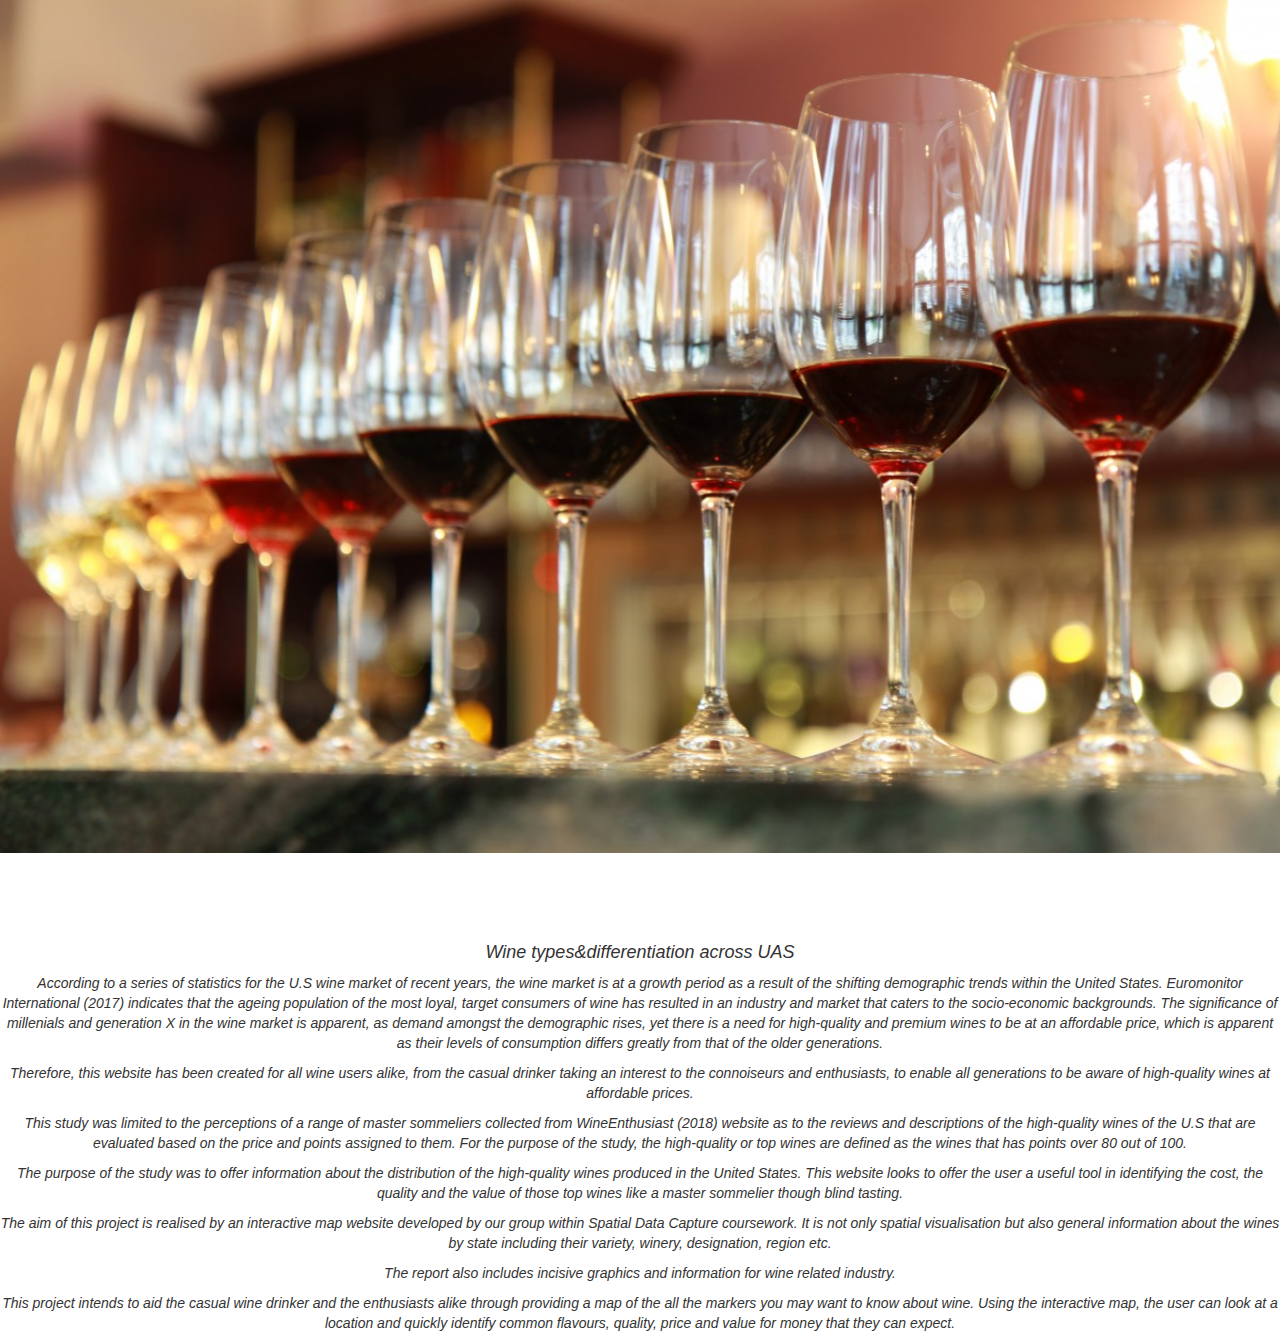
<file: About.html>
<!DOCTYPE html>
<html lang="en">

<head>
    <style>
        body {
            background-color: linen;
        }

        h1 {
            color: maroon;
            margin-left: 40px;
        }
    </style>

    <meta charset="UTF-8">
    <title>About this Website</title>
    <link rel="stylesheet" href="https://maxcdn.bootstrapcdn.com/bootstrap/3.3.7/css/bootstrap.min.css">
    <link rel="stylesheet" href="https://cdn.datatables.net/1.10.16/css/dataTables.bootstrap.min.css">

</head>

<body>
<div class="wrapper">


    <img class='bg' src="bg.jpg" alt="Blurred image of glasses of wine ordered from red to white wine" height="100%"
         width="100%">
    <br>
    <br>
    <br>
    <br>
    <div class="info">
        <br>
    </div>
</div>
<div class='introduction' style='font-size:14px'>
    <p></p>
    <i style="text-align:center;">
        <h4>Wine types&differentiation across UAS</h4>
        <p>According to a series of statistics for the U.S wine market of recent years, the wine market is at a growth
            period as a result of the shifting demographic trends within the United States.
            Euromonitor International (2017) indicates that the ageing population of the most loyal, target consumers of
            wine has resulted in an industry and market that caters to the socio-economic backgrounds.
            The significance of millenials and generation X in the wine market is apparent, as demand amongst the
            demographic rises, yet there is a need for high-quality and premium wines to be at an affordable price,
            which is apparent as their levels of consumption differs greatly from that of the older generations.</p>
        <p> Therefore, this website has been created for all wine users alike, from the casual drinker taking an
            interest to the connoiseurs and enthusiasts, to enable all generations to be aware of high-quality wines
            at affordable prices.</p>
        <p>This study was limited to the perceptions of a range of master sommeliers collected from WineEnthusiast
            (2018) website as to the reviews and descriptions of the high-quality wines of the U.S that are evaluated
            based
            on the price and points assigned to them. For the purpose of the study, the high-quality or top wines are
            defined as the wines that has points over 80 out of 100.</p>
        <p>The purpose of the study was to offer information about the distribution of the high-quality wines produced
            in the United States. This website looks to offer the user a useful tool in identifying the cost, the
            quality and the value of those top wines like a master sommelier though blind tasting. </p>
        <p>The aim of this project is realised by an interactive map website developed by our group within Spatial Data
            Capture coursework. It is not only spatial visualisation but also general information about the wines by
            state including their variety, winery, designation, region etc.</p>
        <p>The report also includes incisive graphics and information for wine related industry.</p>
        <p></p>
        <p>This project intends to aid the casual wine drinker and the enthusiasts alike through providing a map of the
            all the markers you may want to know about wine. Using the interactive map, the user can look at a location
            and quickly identify common flavours, quality, price and value for money that they can expect.</p>
    </i>
</div>
</file>
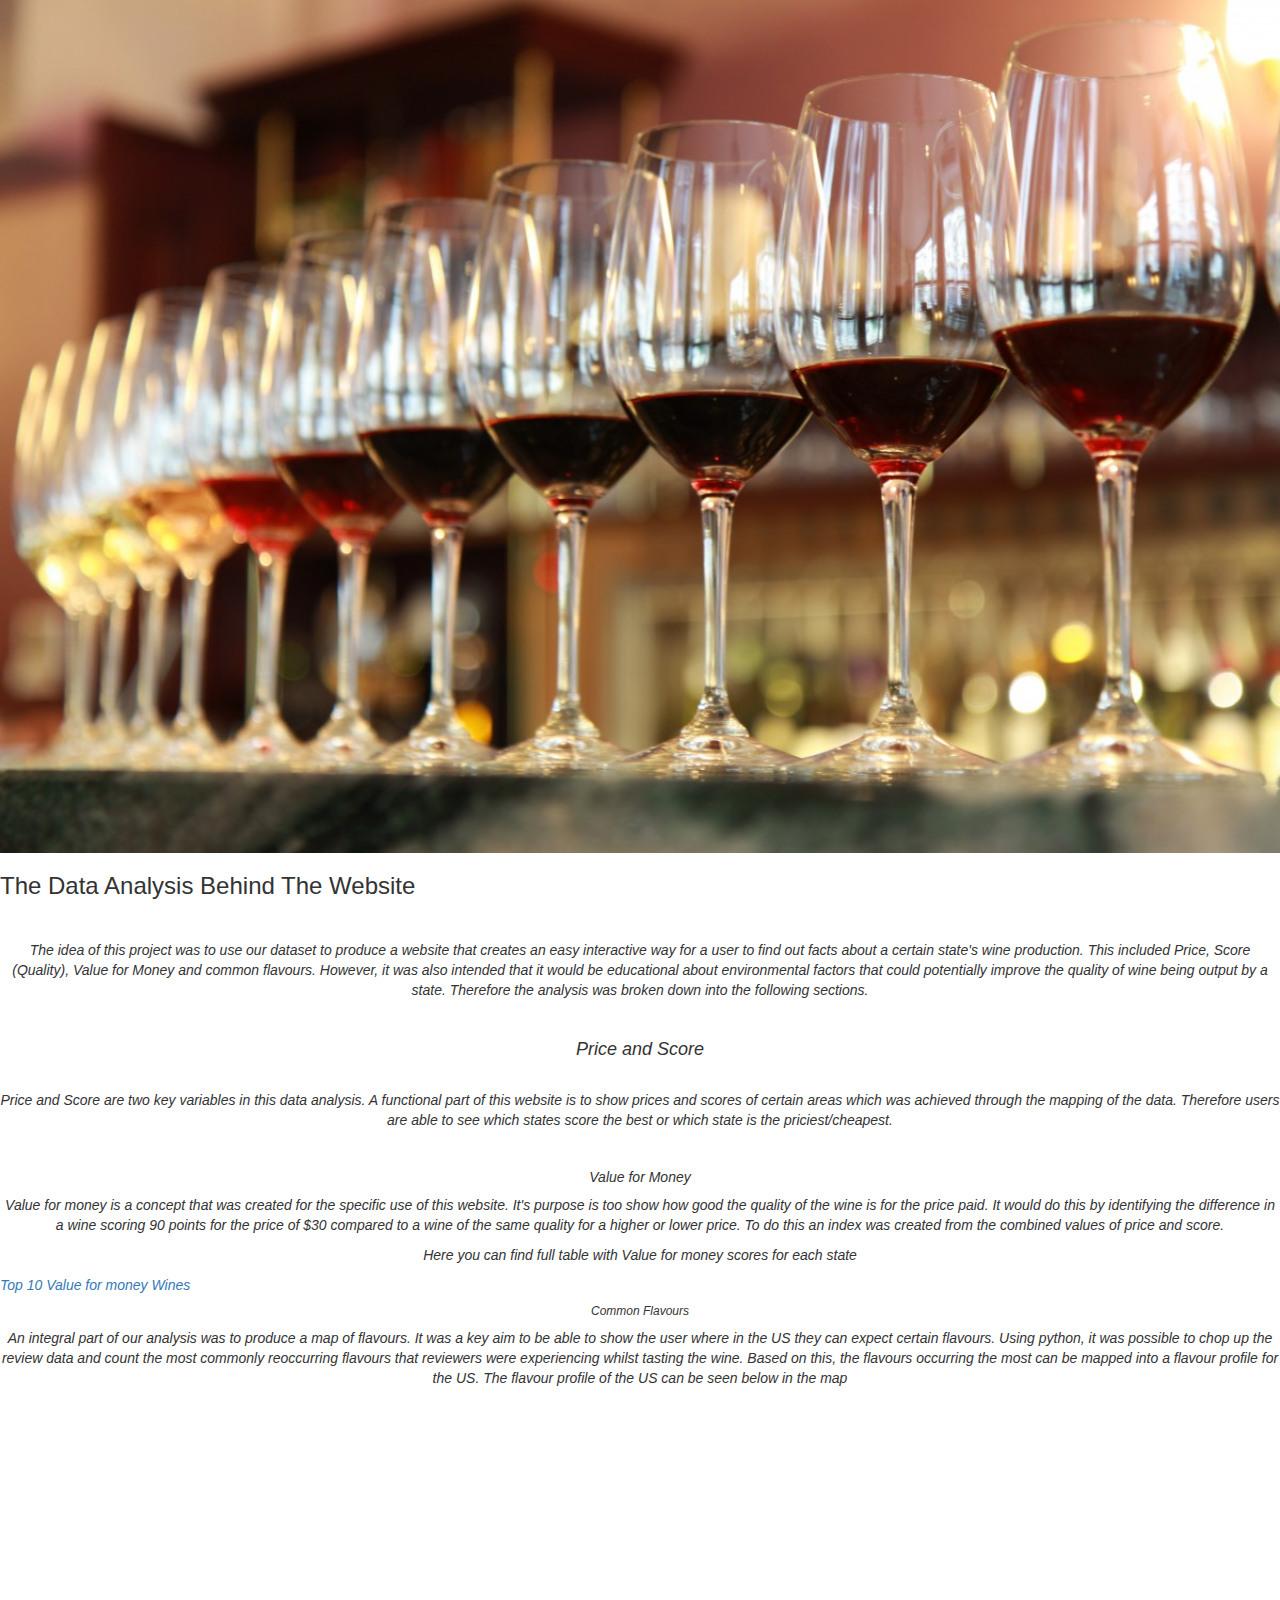
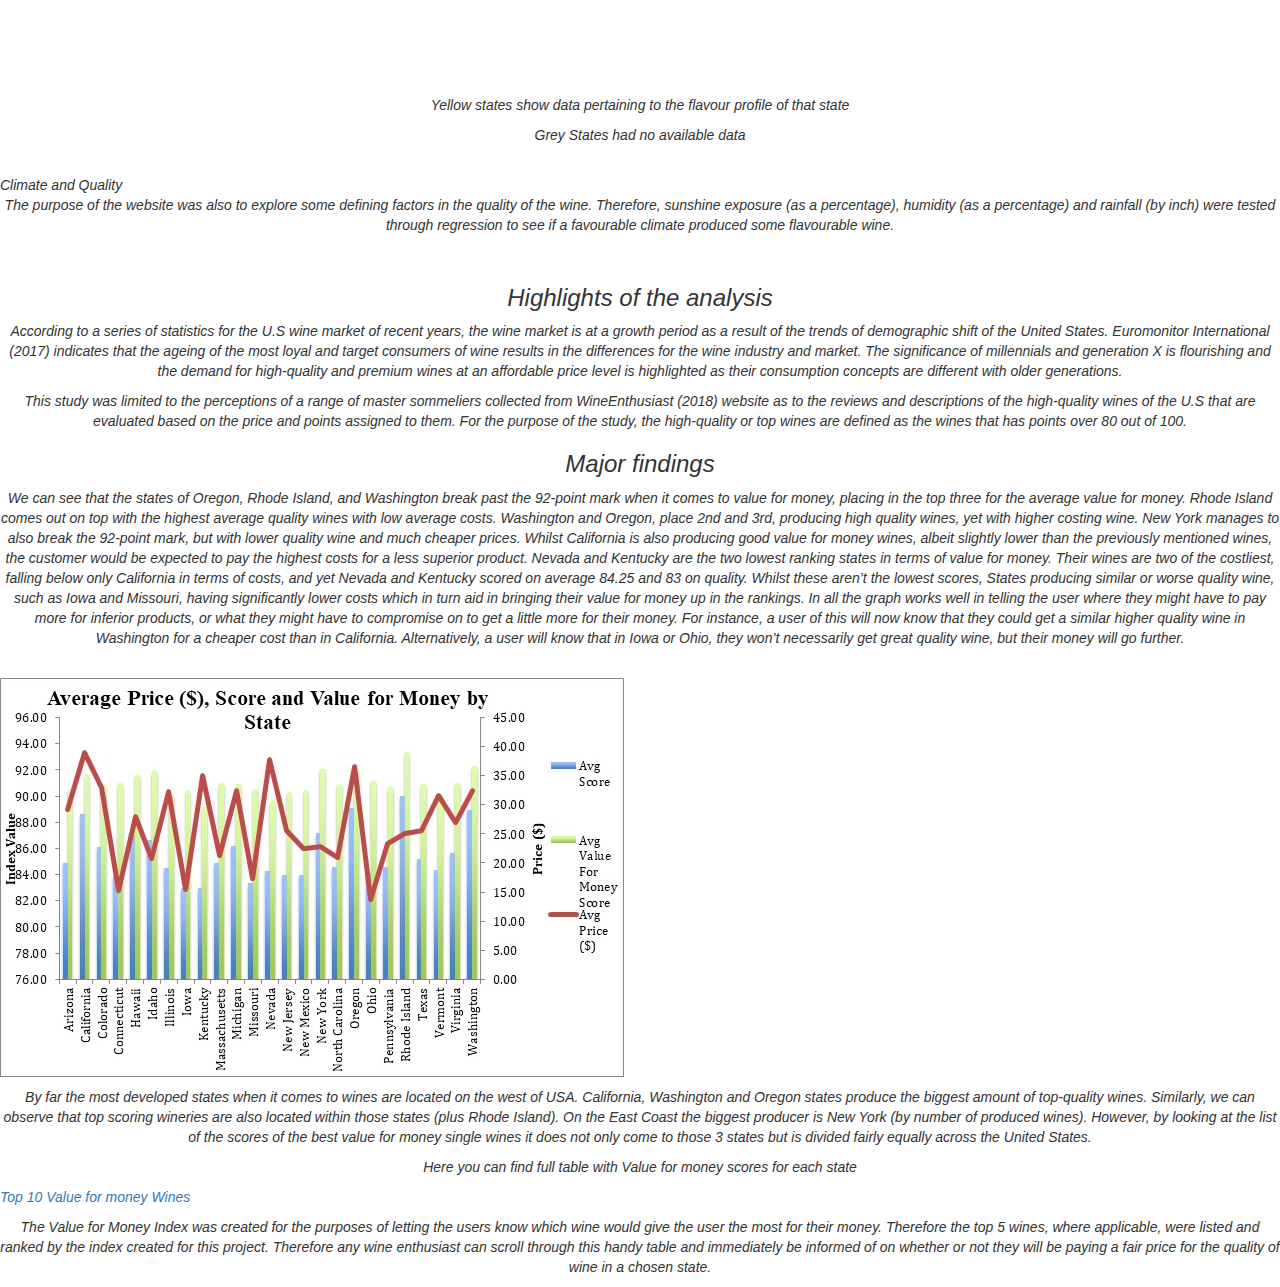
<file: Data Analysis.html>
<!DOCTYPE html>
<html lang="en">

<head>
    <style>
        body {
            background-color: linen;
        }

        h1 {
            color: maroon;
            margin-left: 40px;
        }
    </style>
    <meta charset="UTF-8">
    <title>Data Analysis</title>
    <link rel="stylesheet" href="https://maxcdn.bootstrapcdn.com/bootstrap/3.3.7/css/bootstrap.min.css">
    <link rel="stylesheet" href="https://cdn.datatables.net/1.10.16/css/dataTables.bootstrap.min.css">
</head>

<div class="wrapper">
    <img class='bg' src="bg.jpg" alt="Blurred image of glasses of wine ordered from red to white wine" height="100%"
         width="100%">
    <div class="info">
        <h3>The Data Analysis Behind The Website</h3>
        <br>
    </div>
</div>
<div class='Data Analysis' style='font-size:14px'>
    <p></p>
    <i style="text-align:center;">
    <p> The idea of this project was to use our dataset to produce a website that creates an
        easy interactive way for a user to find out facts about a certain state's wine production.
        This included Price, Score (Quality), Value for Money and common flavours. However, it was
        also intended that it would be educational about environmental factors that could potentially
        improve the quality of wine being output by a state. Therefore the analysis was broken down
        into the following sections. </p>
    <br>
    <h4> Price and Score </h4>
    <br>
    <p> Price and Score are two key variables in this data analysis. A functional part of this
        website is to show prices and scores of certain areas which was achieved through the mapping
        of the data. Therefore users are able to see which states score the best or which state is
        the priciest/cheapest. </p>
    <br>
    <h5> Value for Money </h5>
    <p> Value for money is a concept that was created for the specific use of this website. It's
        purpose is too show how good the quality of the wine is for the price paid. It would do this by
        identifying the difference in a wine scoring 90 points for the price of $30 compared to a wine of
        the same quality for a higher or lower price. To do this an index was created from the combined
        values of price and score.</p>
    <p>Here you can find full table with Value for money scores for each state</p><a target="_blank"
                                                                                     href="Top 10 Value for money Wines.csv">Top
    10 Value for money Wines</a>
    <br>
    <h6>Common Flavours</h6>
    <p> An integral part of our analysis was to produce a map of flavours. It was a key aim to be
        able to show the user where in the US they can expect certain flavours. Using python, it was
        possible to chop up the review data and count the most commonly reoccurring flavours that reviewers
        were experiencing whilst tasting the wine. Based on this, the flavours occurring the most can
        be mapped into a flavour profile for the US. The flavour profile of the US can be seen below in the map</p>
    <iframe src="https://createaclickablemap.com/map.php?&id=71396&maplocation=false&online=true" width="500"
            height="292" style="border: none;"></iframe>
    <script>if (window.addEventListener) {
        window.addEventListener("message", function (event) {
            if (event.data.length >= 22) {
                if (event.data.substr(0, 22) == "__MM-LOCATION.REDIRECT") location = event.data.substr(22);
            }
        }, false);
    } else if (window.attachEvent) {
        window.attachEvent("message", function (event) {
            if (event.data.length >= 22) {
                if (event.data.substr(0, 22) == "__MM-LOCATION.REDIRECT") location = event.data.substr(22);
            }
        }, false);
    } </script>
    <p> Yellow states show data pertaining to the flavour profile of that state</p>
    <p> Grey States had no available data</p>
    <br>
    <h7>Climate and Quality</h7>
    <br>
    <p> The purpose of the website was also to explore some defining factors in the quality of the wine.
        Therefore, sunshine exposure (as a percentage), humidity (as a percentage) and rainfall (by inch)
        were tested through regression to see if a favourable climate produced some flavourable wine. </p>
    <br>
    <h3>Highlights of the analysis</h3>
    <p>According to a series of statistics for the U.S wine market of recent years, the wine market is at a growth
        period as a result of the trends of demographic shift of the United States.
        Euromonitor International (2017) indicates that the ageing of the most loyal and target consumers of wine
        results in the differences for the wine industry and market.
        The significance of millennials and generation X is flourishing and the demand for high-quality and premium
        wines at an affordable price level is highlighted as their consumption concepts are different with older
        generations. </p>
    <p>This study was limited to the perceptions of a range of master sommeliers collected from WineEnthusiast
        (2018)
        website as to the reviews and descriptions of the high-quality wines of the U.S that are evaluated based
        on the price and points assigned to them. For the purpose of the study, the high-quality or top wines are
        defined as the wines that has points over 80 out of 100.</p>

    <h3>Major findings</h3>
    <p>We can see that the states of Oregon, Rhode Island, and Washington break past the 92-point mark when it comes
        to
        value for money, placing in the top three for the average value for money.
        Rhode Island comes out on top with the highest average quality wines with low average costs. Washington and
        Oregon, place 2nd and 3rd, producing high quality wines, yet with higher costing wine.
        New York manages to also break the 92-point mark, but with lower quality wine and much cheaper prices.
        Whilst California is also producing good value for money wines, albeit slightly lower than the previously
        mentioned wines, the customer would be expected to pay the highest costs for a less superior product.
        Nevada and Kentucky are the two lowest ranking states in terms of value for money. Their wines are two of
        the
        costliest, falling below only California in terms of costs, and yet Nevada and Kentucky scored on average
        84.25
        and 83 on quality. Whilst these aren’t the lowest scores, States producing similar or worse quality wine,
        such
        as Iowa and Missouri, having significantly lower costs which in turn aid in bringing their value for money
        up
        in the rankings. In all the graph works well in telling the user where they might have to pay more for
        inferior
        products, or what they might have to compromise on to get a little more for their money. For instance, a
        user of this will now know that they could get a similar higher quality wine in Washington for a cheaper
        cost
        than in California. Alternatively, a user will know that in Iowa or Ohio, they won’t necessarily get great
        quality wine, but their money will go further.</p>
    <br>

    <img class='chart2' src="chart2.jpg" alt="Average Score, Price and Value for Money Chart">
    <p></p>
    <p>By far the most developed states when it comes to wines are located on the west of USA. California,
        Washington
        and Oregon states produce the biggest amount of top-quality wines.
        Similarly, we can observe that top scoring wineries are also located within those states (plus Rhode
        Island). On
        the East Coast the biggest producer is New York (by number of produced wines).
        However, by looking at the list of the scores of the best value for money single wines it does not only come
        to
        those 3 states but is divided fairly equally across the United States.</p>
    <p>Here you can find full table with Value for money scores for each state</p><a target="_blank"
                                                                                     href="Top 10 Value for money Wines.csv">Top
    10 Value for money Wines</a>
    <p>
    <p> The Value for Money Index was created for the purposes of letting the users know which wine would give the
        user
        the most for their money. Therefore the top 5 wines, where applicable, were listed and ranked by the index
        created for this project. Therefore any wine enthusiast can scroll through this handy table and immediately
        be
        informed of on whether or not they will be paying a fair price for the quality of wine in a chosen state.
    </p>
    </i>
</div>
</body>
</html>
</file>
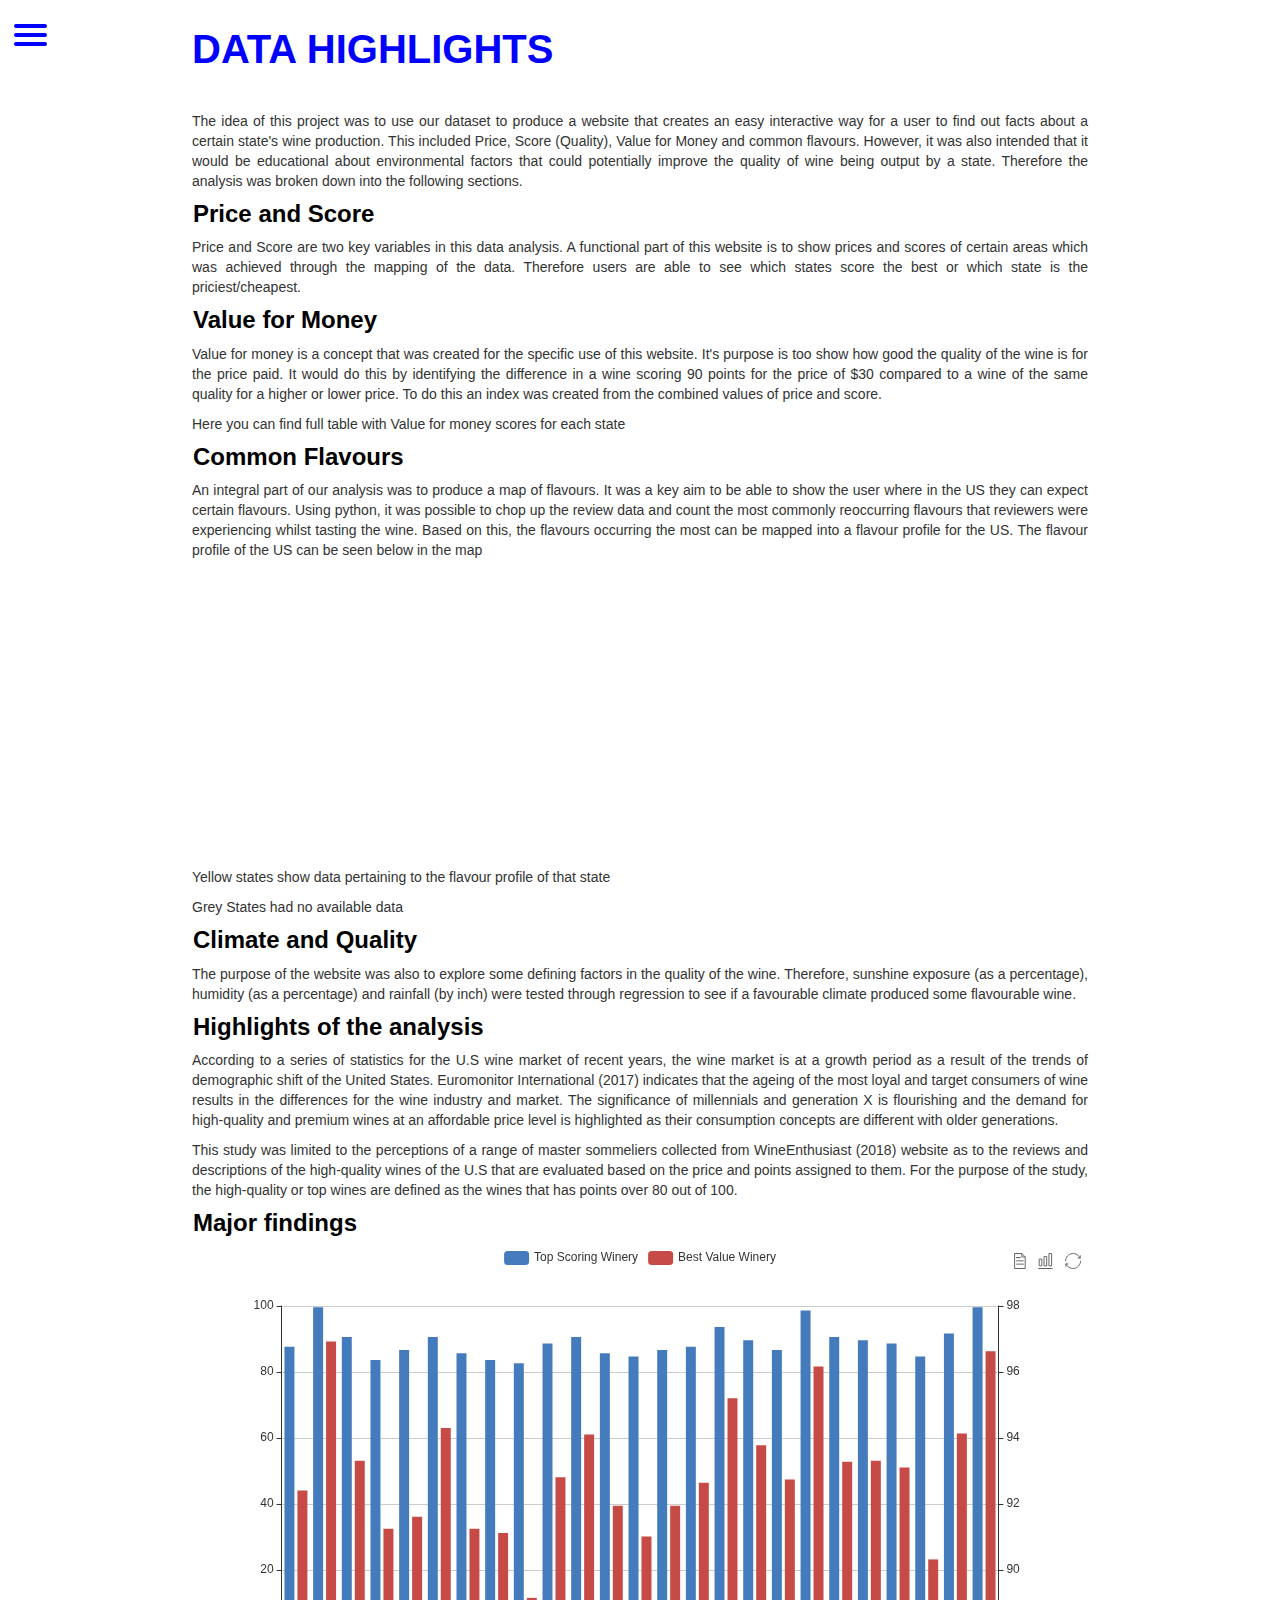
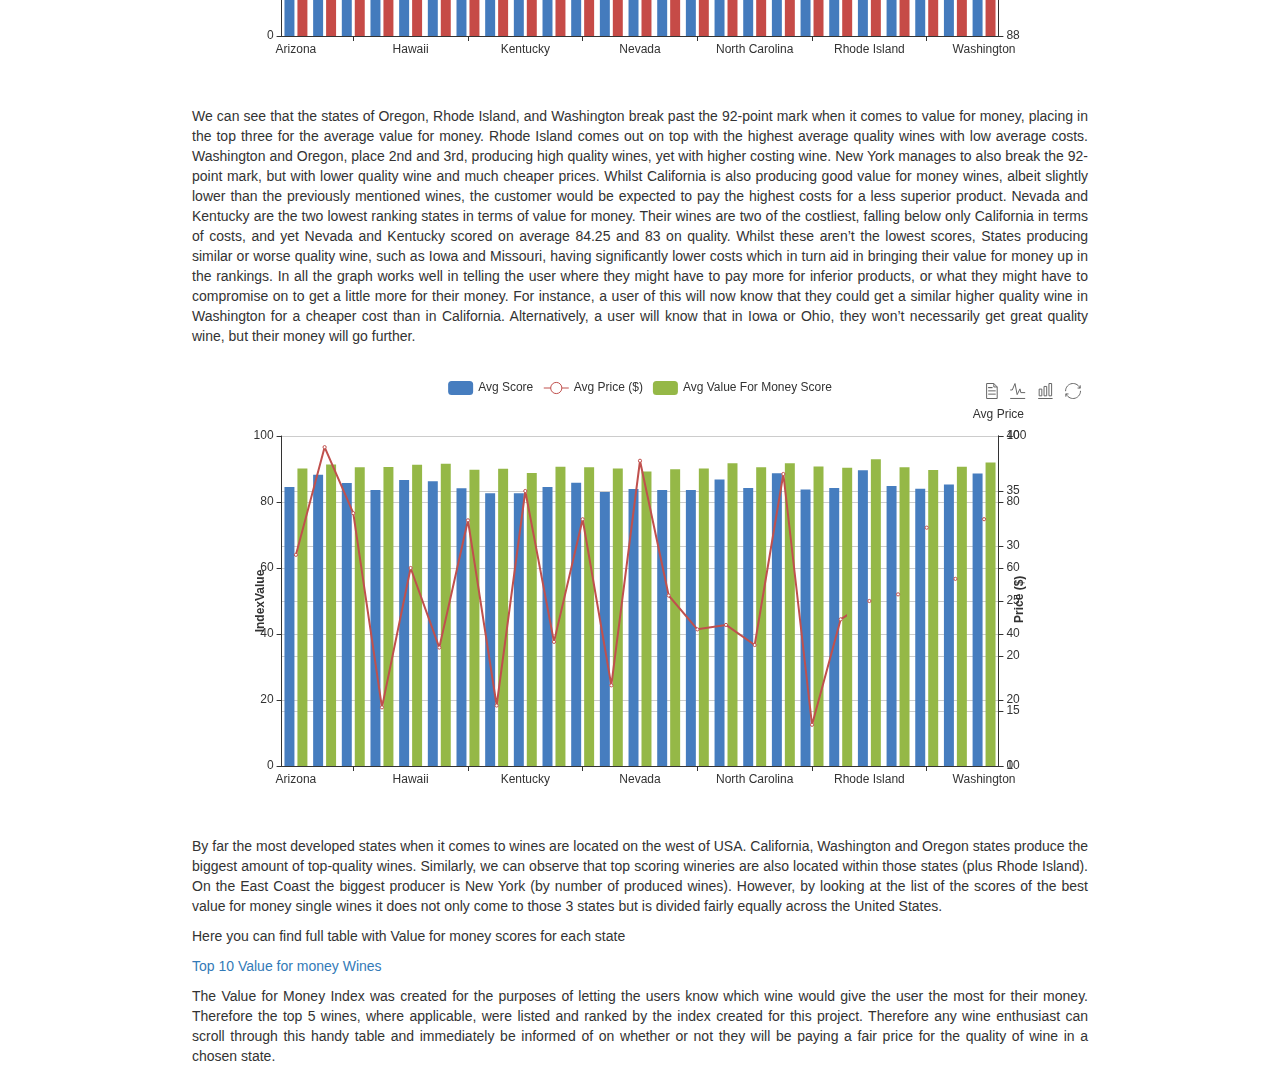
<file: DataAnalysis.html>
<!DOCTYPE html>
<html lang="en">

<head>
    <meta charset="UTF-8">
    <title>Analysis</title>
    <link rel="stylesheet" href="https://maxcdn.bootstrapcdn.com/bootstrap/3.3.7/css/bootstrap.min.css">
    <link rel="stylesheet" href="https://cdn.datatables.net/1.10.16/css/dataTables.bootstrap.min.css">
    <link rel="stylesheet" href="newindex.css">
</head>

<body>
<div>
    <nav role="navigation">
        <div id="menuToggle">
            <input type="checkbox">
            <span></span>
            <span></span>
            <span></span>
            <ul id="menu">
                <li><a href="newindex.html">
                    Home
                </a></li>
                <li><a href="newAbout.html">
                    About
                </a></li>
                <li><a href="DataAnalysis.html">
                    Analysis
                </a></li>
                <br>
                <!--<h4>University College London</h4>-->
                <!--<h5>Wine types and differentiation across USA</h5>-->
                <p>The purpose of the study was to offer information of the distribution of the high-quality wines
                    produced in
                    the United States and identify the value of those top wines like a master sommelier though blind
                    tasting. </p>

                <p>The aim of this project is realised by an interactive map website developed by our group within
                    Spatial Data
                    Capture coursework. It is not only spatial visualisation but also general information about the
                    wines by
                    state including their variety, winery, designation, region etc.</p>
                <p>The report also includes incisive graphics and information for wine related industry.</p>
                <p></p>
                <p>Overall, this provides a snapshot of current U.S wine industry.</p>
            </ul>
        </div>
    </nav>
</div>
<div>
    <h2><b>DATA HIGHLIGHTS</b></h2>
    <br>
    <div id="text">

        <p></p>
        <p> The idea of this project was to use our dataset to produce a website that creates an
            easy interactive way for a user to find out facts about a certain state's wine production.
            This included Price, Score (Quality), Value for Money and common flavours. However, it was
            also intended that it would be educational about environmental factors that could potentially
            improve the quality of wine being output by a state. Therefore the analysis was broken down
            into the following sections. </p>
        <h3> Price and Score </h3>
        <p></p>
        <p> Price and Score are two key variables in this data analysis. A functional part of this
            website is to show prices and scores of certain areas which was achieved through the mapping
            of the data. Therefore users are able to see which states score the best or which state is
            the priciest/cheapest. </p>
        <p></p>
        <h3> Value for Money </h3>
        <p></p>
        <p> Value for money is a concept that was created for the specific use of this website. It's
            purpose is too show how good the quality of the wine is for the price paid. It would do this by
            identifying the difference in a wine scoring 90 points for the price of $30 compared to a wine of
            the same quality for a higher or lower price. To do this an index was created from the combined
            values of price and score.</p>
        <p>Here you can find full table with Value for money scores for each state</p>
        <p></p>
        <h3>Common Flavours</h3>
        <p></p>
        <p> An integral part of our analysis was to produce a map of flavours. It was a key aim to be
            able to show the user where in the US they can expect certain flavours. Using python, it was
            possible to chop up the review data and count the most commonly reoccurring flavours that reviewers
            were experiencing whilst tasting the wine. Based on this, the flavours occurring the most can
            be mapped into a flavour profile for the US. The flavour profile of the US can be seen below in the map</p>
        <iframe src="https://createaclickablemap.com/map.php?&id=71396&maplocation=false&online=true" width="500"
                height="292" style="border: none;"></iframe>
        <script>if (window.addEventListener) {
            window.addEventListener("message", function (event) {
                if (event.data.length >= 22) {
                    if (event.data.substr(0, 22) == "__MM-LOCATION.REDIRECT") location = event.data.substr(22);
                }
            }, false);
        } else if (window.attachEvent) {
            window.attachEvent("message", function (event) {
                if (event.data.length >= 22) {
                    if (event.data.substr(0, 22) == "__MM-LOCATION.REDIRECT") location = event.data.substr(22);
                }
            }, false);
        } </script>
        <p> Yellow states show data pertaining to the flavour profile of that state</p>
        <p> Grey States had no available data</p>
        <p></p>
        <h3>Climate and Quality</h3>
        <p></p>
        <p> The purpose of the website was also to explore some defining factors in the quality of the wine.
            Therefore, sunshine exposure (as a percentage), humidity (as a percentage) and rainfall (by inch)
            were tested through regression to see if a favourable climate produced some flavourable wine. </p>
        <p></p>
        <h3>Highlights of the analysis</h3>
        <p></p>
        <p>According to a series of statistics for the U.S wine market of recent years, the wine market is at a growth
            period as a result of the trends of demographic shift of the United States.
            Euromonitor International (2017) indicates that the ageing of the most loyal and target consumers of wine
            results in the differences for the wine industry and market.
            The significance of millennials and generation X is flourishing and the demand for high-quality and premium
            wines at an affordable price level is highlighted as their consumption concepts are different with older
            generations. </p>
        <p>This study was limited to the perceptions of a range of master sommeliers collected from WineEnthusiast
            (2018)
            website as to the reviews and descriptions of the high-quality wines of the U.S that are evaluated based
            on the price and points assigned to them. For the purpose of the study, the high-quality or top wines are
            defined as the wines that has points over 80 out of 100.</p>
        <p></p>
        <h3>Major findings</h3>
        <p></p>
        <div id ="container2" style="height: 50vh;width: 70vw;margin-right: 15vw"></div>
        <p></p>
        <p>We can see that the states of Oregon, Rhode Island, and Washington break past the 92-point mark when it comes
            to
            value for money, placing in the top three for the average value for money.
            Rhode Island comes out on top with the highest average quality wines with low average costs. Washington and
            Oregon, place 2nd and 3rd, producing high quality wines, yet with higher costing wine.
            New York manages to also break the 92-point mark, but with lower quality wine and much cheaper prices.
            Whilst California is also producing good value for money wines, albeit slightly lower than the previously
            mentioned wines, the customer would be expected to pay the highest costs for a less superior product.
            Nevada and Kentucky are the two lowest ranking states in terms of value for money. Their wines are two of
            the
            costliest, falling below only California in terms of costs, and yet Nevada and Kentucky scored on average
            84.25
            and 83 on quality. Whilst these aren’t the lowest scores, States producing similar or worse quality wine,
            such
            as Iowa and Missouri, having significantly lower costs which in turn aid in bringing their value for money
            up
            in the rankings. In all the graph works well in telling the user where they might have to pay more for
            inferior
            products, or what they might have to compromise on to get a little more for their money. For instance, a
            user of this will now know that they could get a similar higher quality wine in Washington for a cheaper
            cost
            than in California. Alternatively, a user will know that in Iowa or Ohio, they won’t necessarily get great
            quality wine, but their money will go further.</p>
        <br>

        <!--<img class='chart2' src="chart2.jpg" alt="Average Score, Price and Value for Money Chart">-->
        <div id ="container1" style="height: 50vh;width: 70vw;margin-right: 15vw"></div>
        <p></p>
        <p>By far the most developed states when it comes to wines are located on the west of USA. California,
            Washington
            and Oregon states produce the biggest amount of top-quality wines.
            Similarly, we can observe that top scoring wineries are also located within those states (plus Rhode
            Island). On
            the East Coast the biggest producer is New York (by number of produced wines).
            However, by looking at the list of the scores of the best value for money single wines it does not only come
            to
            those 3 states but is divided fairly equally across the United States.</p>
        <p>Here you can find full table with Value for money scores for each state</p><a target="_blank"
                                                                                         href="Top 10 Value for money Wines.csv">Top
        10 Value for money Wines</a>
        <p>
        <p> The Value for Money Index was created for the purposes of letting the users know which wine would give the
            user
            the most for their money. Therefore the top 5 wines, where applicable, were listed and ranked by the index
            created for this project. Therefore any wine enthusiast can scroll through this handy table and immediately
            be
            informed of on whether or not they will be paying a fair price for the quality of wine in a chosen state.
        </p>
    </div>
</div>
</body>
<script type="text/javascript" src="echarts.min.js"></script>
<!--<script type="text/javascript" src="http://echarts.baidu.com/gallery/vendors/echarts-gl/echarts-gl.min.js"></script>-->
<!--<script type="text/javascript" src="http://echarts.baidu.com/gallery/vendors/echarts-stat/ecStat.min.js"></script>-->
<!--<script type="text/javascript" src="http://echarts.baidu.com/gallery/vendors/echarts/extension/dataTool.min.js"></script>-->
<!--<script type="text/javascript" src="https://echarts.baidu.com/gallery/vendors/echarts/map/js/china.js"></script>-->
<!--<script type="text/javascript" src="https://echarts.baidu.com/gallery/vendors/echarts/map/js/world.js"></script>-->
<!--<script type="text/javascript" src="https://api.map.baidu.com/api?v=2.0&ak=ZUONbpqGBsYGXNIYHicvbAbM"></script>-->
<!--<script type="text/javascript" src="https://echarts.baidu.com/gallery/vendors/echarts/extension/bmap.min.js"></script>-->
<!--<script type="text/javascript" src="https://echarts.baidu.com/gallery/vendors/simplex.js"></script>-->
<script>

    var dom = document.getElementById("container1");
    var myChart = echarts.init(dom);
    var app = {};
    option = null;
    app.title = '折柱混合';

    option = {
        tooltip: {
            trigger: 'axis',
            axisPointer: {
                type: 'cross',
                crossStyle: {
                    color: '#999'
                }
            }
        },
        toolbox: {
            feature: {
                dataView: {show: true, readOnly: true},
                magicType: {show: true, type: ['line', 'bar']},
                restore: {show: true},
                saveAsImage: {show: false}
            }
        },
        color:['#467DBF','#95B847','#c0504d'],
        legend: {
            data:['Avg Score','Avg Price ($)','Avg Value For Money Score'],
            // right:10,
            // bottom:50,
        },
        xAxis: [
            {
                type: 'category',
                data: ['Arizona','California','Colorado','Connecticut','Hawaii','Idaho','Illinois','Iowa','Kentucky','Massachusetts','Michigan','Missouri','Nevada','New Jersey','New Mexico','New York','North Carolina','Oregon','Ohio','Pennsylvania','Rhode Island','Texas','Vermont','Virginia','Washington'],
                axisPointer: {
                    type: 'shadow'
                }
            }
        ],
        yAxis: [
            {
                type: 'value',
                name: 'IndexValue',
                // min: 75.00,
                // max: 95.00,
                // interval: 5,
                nameLocation:'center',
                nameTextStyle:{fontWeight:'bold'},
                axisLabel: {formatter: '{value}',
                    // axisLine:{show:false}
                }
            },
            {
                type: 'value',
                name: 'Avg Price',
                // nameLocation:'top',
                // nameTextStyle:{fontWeight:'bold'},
                // min: 0,
                // max: 25,
                // interval: 5,
                axisLabel: {
                    formatter: '{value} '
                }
            },
            {
                type: 'value',
                scale: true,
                name: ' Price ($)',
                nameLocation:'center',
                nameTextStyle:{fontWeight:'bold'},
                // axisLine:{show:false}
                // max: 50,
                // min: 0,
                // boundaryGap: [0.2, 0.2]
            }
        ],
        series: [
            {
                name:'Avg Score',
                type:'bar',
                yAxisIndex: 0,
                data:[84.875,88.62944908,86.11764706,84,87,86.60526316,84.5,83,83,84.85714286,86.15315315,83.33333333,84.25,84,83.95555556,87.18124066,84.56521739,89.05374137,84.08333333,84.55555556,90,85.21505376,84.33333333,85.61948052,88.95141559]
            },
            {
                name:'Avg Value For Money Score',
                type:'bar',
                yAxisIndex: 1,
                data:[90.49083333,91.71563305,90.85980392,90.97777778,91.63333333,91.91807018,90.09444444,90.46666667,89.16666667,91.00952381,90.91441441,90.51111111,89.60833333,90.3,90.48296296,92.06887145,90.8826087,92.09053306,91.125,90.72222222,93.33333333,90.90071685,90.05555556,91.00887446,92.31327819]
            },
            {
                name:'Avg Price ($)',
                type:'line',
                yAxisIndex: 2,
                data:[29.2,38.98637232,32.98529412,15.33333333,28,20.76842105,32.33333333,15.5,35,21.28571429,32.43243243,17.33333333,37.75,25.5,22.42222222,22.82623318,21,36.54506438,13.75,23.33333333,25,25.60215054,31.66666667,27.01298701,32.43644413]
            }

        ]
    };
    ;
    if (option && typeof option === "object") {
        myChart.setOption(option, true);
    }

    var dom2 = document.getElementById("container2");
    var myChart2 = echarts.init(dom2);
    var app2 = {};
    option2 = null;
    app2.title = '折柱混合';

    option2 = {
        tooltip: {
            trigger: 'axis',
            axisPointer: {
                type: 'cross',
                crossStyle: {
                    color: '#999'
                }
            }
        },
        toolbox: {
            feature: {
                dataView: {show: true, readOnly: true},
                magicType: {show: true, type: ['bar']},
                restore: {show: true},
                saveAsImage: {show: false}
            }
        },
        color:['#447BBD','#C64B47'],
        legend: {
            data:['Top Scoring Winery','Best Value Winery'],
            // right:10,
            // bottom:50,
        },
        xAxis: [
            {
                type: 'category',
                data: ['Arizona','California','Colorado','Connecticut','Hawaii','Idaho','Illinois','Iowa','Kentucky','Massachusetts','Michigan','Missouri','Nevada','New Jersey','New Mexico','New York','North Carolina','Oregon','Ohio','Pennsylvania','Rhode Island','Texas','Vermont','Virginia','Washington'],
                axisPointer: {
                    type: 'shadow'
                }
            }
        ],
        yAxis: [
            {
                type: 'value',
//                name: 'IndexValue',
                // min: 75.00,
                // max: 95.00,
                // interval: 5,
//                nameLocation:'center',
//                nameTextStyle:{fontWeight:'bold'},
                axisLabel: {formatter: '{value}',
                    // axisLine:{show:false}
                }
            },
            {
                type: 'value',
                scale: true,
                nameLocation:'center',
                nameTextStyle:{fontWeight:'bold'},
                // axisLine:{show:false}
                // max: 50,
                // min: 0,
                // boundaryGap: [0.2, 0.2]
            }
        ],
        series: [
            {
                name:'Top Scoring Winery',
                type:'bar',
                yAxisIndex: 0,
                data:[88,100,91,84,87,91,86,84,83,89,91,86,85,87,88,94,90,87,99,91,90,89,85,92,100]
            },
            {
                name:'Best Value Winery',
                type:'bar',
                yAxisIndex: 1,
                data:[92.43,96.96,93.33,91.26,91.63,94.33,91.26,91.13,89.16,92.83,94.13,91.96,91.03,91.96,92.66,95.23,93.8,92.76,96.2,93.3,93.33,93.13,90.33,94.16,96.66
                ]
            }

        ]
    };
    ;
    if (option2 && typeof option2 === "object") {
        myChart2.setOption(option2, true);
    }



</script>
</html>
</file>
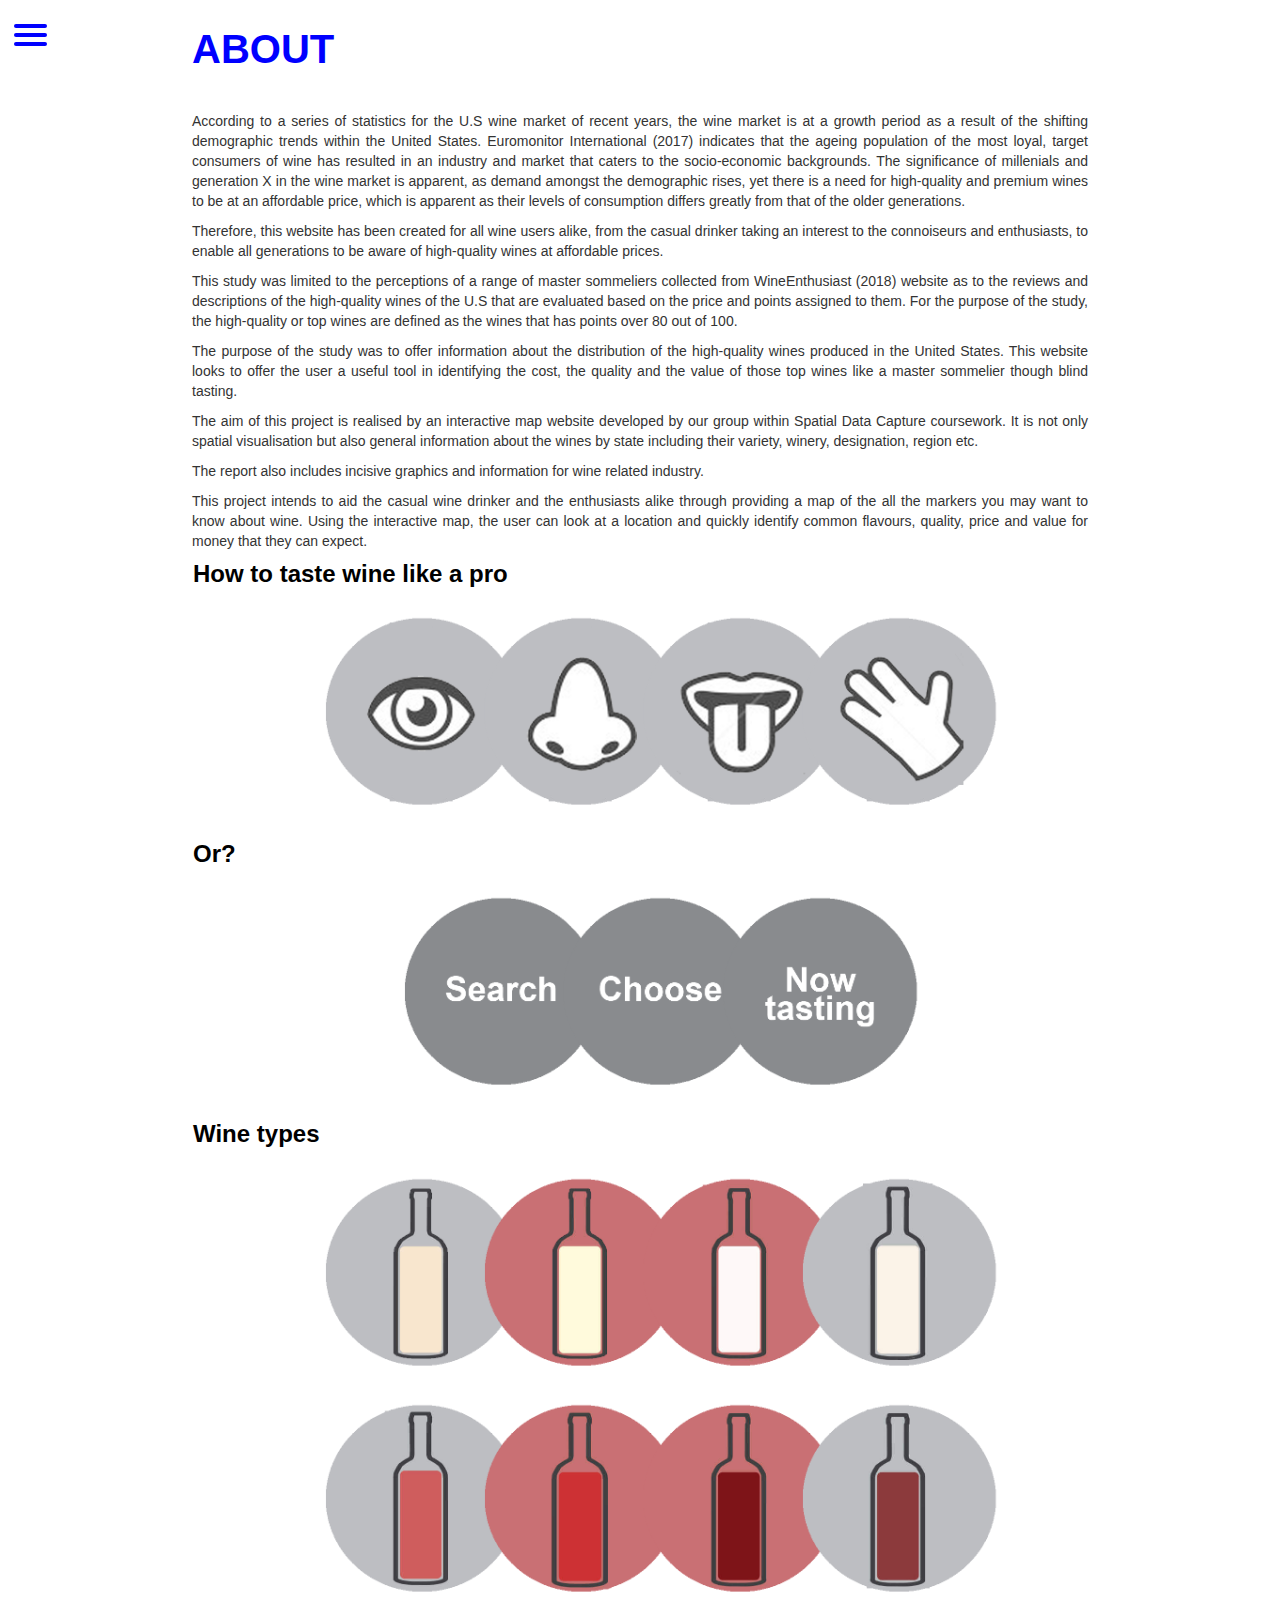
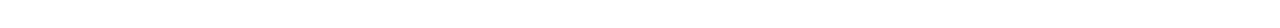
<file: newAbout.html>
<!DOCTYPE html>
<html lang="en">

<head>
    <style>

    </style>
    <meta charset="UTF-8">
    <title>About</title>
    <link rel="stylesheet" href="https://maxcdn.bootstrapcdn.com/bootstrap/3.3.7/css/bootstrap.min.css">
    <link rel="stylesheet" href="https://cdn.datatables.net/1.10.16/css/dataTables.bootstrap.min.css">
    <link rel="stylesheet" href="newindex.css">
</head>

<body>
<div>
    <nav role="navigation">
        <div id="menuToggle">
            <input type="checkbox">
            <span></span>
            <span></span>
            <span></span>
            <ul id="menu">
                <li><a href="newindex.html">
                    Home
                </a></li>
                <li><a href="newAbout.html">
                    About
                </a></li>
                <li><a href="DataAnalysis.html">
                    Analysis
                </a></li>
                <br>
                <!--<h4>University College London</h4>-->
                <!--<h5>Wine types and differentiation across USA</h5>-->
                <p>The purpose of the study was to offer information of the distribution of the high-quality wines
                    produced in
                    the United States and identify the value of those top wines like a master sommelier though blind
                    tasting. </p>

                <p>The aim of this project is realised by an interactive map website developed by our group within
                    Spatial Data
                    Capture coursework. It is not only spatial visualisation but also general information about the
                    wines by
                    state including their variety, winery, designation, region etc.</p>
                <p>The report also includes incisive graphics and information for wine related industry.</p>
                <p></p>
                <p>Overall, this provides a snapshot of current U.S wine industry.</p>
            </ul>
        </div>
    </nav>
</div>
<div>
    <h2><b>ABOUT</b></h2>
    <br>
    <div id="text">

        <p></p>
        <p>According to a series of statistics for the U.S wine market of recent years, the wine market is at a growth
            period as a result of the shifting demographic trends within the United States.
            Euromonitor International (2017) indicates that the ageing population of the most loyal, target consumers of
            wine has resulted in an industry and market that caters to the socio-economic backgrounds.
            The significance of millenials and generation X in the wine market is apparent, as demand amongst the
            demographic rises, yet there is a need for high-quality and premium wines to be at an affordable price,
            which is apparent as their levels of consumption differs greatly from that of the older generations.</p>
        <p> Therefore, this website has been created for all wine users alike, from the casual drinker taking an
            interest to the connoiseurs and enthusiasts, to enable all generations to be aware of high-quality wines
            at affordable prices.</p>
        <p>This study was limited to the perceptions of a range of master sommeliers collected from WineEnthusiast
            (2018) website as to the reviews and descriptions of the high-quality wines of the U.S that are evaluated
            based
            on the price and points assigned to them. For the purpose of the study, the high-quality or top wines are
            defined as the wines that has points over 80 out of 100.</p>
        <p>The purpose of the study was to offer information about the distribution of the high-quality wines produced
            in the United States. This website looks to offer the user a useful tool in identifying the cost, the
            quality and the value of those top wines like a master sommelier though blind tasting. </p>
        <p>The aim of this project is realised by an interactive map website developed by our group within Spatial Data
            Capture coursework. It is not only spatial visualisation but also general information about the wines by
            state including their variety, winery, designation, region etc.</p>
        <p>The report also includes incisive graphics and information for wine related industry.</p>
        <p></p>
        <p>This project intends to aid the casual wine drinker and the enthusiasts alike through providing a map of the
            all the markers you may want to know about wine. Using the interactive map, the user can look at a location
            and quickly identify common flavours, quality, price and value for money that they can expect.</p>

        <h3>How to taste wine like a pro</h3>
        <p></p>
        <div class="pictures2">
            <div class="row">
                <div class="column3">
                    <img src="img/look.png" alt="look" style="width:200px"
                         onmouseover="this.src='img/lookcover.png'" onmouseout="this.src='img/look.png'">
                </div>
                <div class="column3">
                    <img src="img/smell.png" alt="smell" style="width:200px" onmouseover="this.src='img/smellcover.png'"
                         onmouseout="this.src='img/smell.png'">
                </div>
                <div class="column3">
                    <img src="img/taste.png" alt="taste" style="width:200px" onmouseover="this.src='img/tastecover.png'"
                         onmouseout="this.src='img/taste.png'">
                </div>
                <div class="column3">
                    <img src="img/repeat.png" alt="repeat" style="width:200px"
                         onmouseover="this.src='img/repeatcover.png'" onmouseout="this.src='img/repeat.png'">
                </div>
            </div>
        </div>

        <h3>Or?</h3>
        <p></p>

        <div class="pictures2">
            <div class="row">
                <div class="column3">
                    <img src="img/search.png" alt="Choose" style="width:200px"
                         onmouseover="this.src='img/searchcover.png'" onmouseout="this.src='img/search.png'">
                </div>
                <div class="column3">
                    <img src="img/choose.png" alt="smell" style="width:200px" onmouseover="this.src='img/choosecover.png'"
                         onmouseout="this.src='img/choose.png'">
                </div>
                <div class="column3">
                    <img src="img/nowtasting.png" alt="taste" style="width:200px" onmouseover="this.src='img/nowtastingcover.png'"
                         onmouseout="this.src='img/nowtasting.png'">
                </div>
            </div>
        </div>
        <h3>Wine types</h3>
        <p></p>
        <div class="pictures2">
            <div class="row">
                <div class="column3">
                    <img src="img/sparkling.png" alt="look" style="width:200px"
                         onmouseover="this.src='img/sparklingcover.png'" onmouseout="this.src='img/sparkling.png'">
                </div>
                <div class="column3">
                    <img src="img/drywhite.png" alt="smell" style="width:200px" onmouseover="this.src='img/drywhitecover.png'"
                         onmouseout="this.src='img/drywhite.png'">
                </div>
                <div class="column3">
                    <img src="img/richwhite.png" alt="taste" style="width:200px" onmouseover="this.src='img/richwhitecover.png'"
                         onmouseout="this.src='img/richwhite.png'">
                </div>
                <div class="column3">
                    <img src="img/sweetwhite.png" alt="repeat" style="width:200px"
                         onmouseover="this.src='img/sweetwhitecover.png'" onmouseout="this.src='img/sweetwhite.png'">
                </div>
            </div>
        </div>
        <div class="pictures2">
            <div class="row">
                <div class="column3">
                    <img src="img/lightred.png" alt="look" style="width:200px"
                         onmouseover="this.src='img/lightredcover.png'" onmouseout="this.src='img/lightred.png'">
                </div>
                <div class="column3">
                    <img src="img/mediumred.png" alt="smell" style="width:200px" onmouseover="this.src='img/mediumredcover.png'"
                         onmouseout="this.src='img/mediumred.png'">
                </div>
                <div class="column3">
                    <img src="img/boldred.png" alt="taste" style="width:200px" onmouseover="this.src='img/boldredcover.png'"
                         onmouseout="this.src='img/boldred.png'">
                </div>
                <div class="column3">
                    <img src="img/dessert.png" alt="repeat" style="width:200px"
                         onmouseover="this.src='img/dessertcover.png'" onmouseout="this.src='img/dessert.png'">
                </div>
            </div>
        </div>

    </div>
</div>
</file>
<file: newindex.css>
html,
body {
    margin: 0;
    padding: 0;
    font-family: 'Helvetica';
}

ul li{
    list-style-type: none;
}
#chartdiv {
    width: 100%;
    height: 500px;
}

.wrapper {
    position: relative;
    height: 100vh;
    width: 100vw;
    margin-top:-44px;
    overflow: hidden;
}

.bg {
    min-width: 100vw;
    min-height: 100vh;
    filter: blur(5px);
}

.info {
    position: absolute;
    top: 36vh;
    left: 0;
    width: 100vw;
    height: 100vh;
    color: #fff;
    text-align: center;
}

.loading {
    position: fixed;
    top: 0;
    left: 0;
    width: 100vw;
    height: 100vh;
    background: #fff;
    line-height: 100vh;
    text-align: center;
    z-index: 1000;
}

.map {
    width: 100vw;
    position: relative;
}

.list {
    background: #ffffff;
    position: absolute;
    top: 0;
    right: -240px;
    transition: right .5s;
}

 .list table tr {
    border-bottom: 1px dashed #ccc;
}

 .list table td {
    width: 120px;
    padding: 6px;
}

#chartdiv {
    width: 1024px;
    margin: 120px auto;
}

.mytableDiv {
    position: absolute;
    top: 14vh;
    box-sizing: border-box;
}

.analysis {
    border: 1px solid #ccc;
    margin: 20px;
    padding: 20px;
}

.resources {
    margin: 20px;
    line-height: 1em;
}
#menuToggle {
    display: block;
    position: relative;
    top: 24px;
    left: 14px;
    width: 200px;
    z-index: 1;
    -webkit-user-select: none;
    user-select: none;
}

#menuToggle input {
    display: block;
    width: 100px;
    height: 32px;
    text-align: justify;
    position: absolute;
    top: -7px;
    left: -5px;
    cursor: pointer;
    opacity: 0; /* hide this */
    z-index: 2; /* and place it over the hamburger */
    -webkit-touch-callout: none;
}

#menuToggle span {
    display: block;
    width: 33px;
    height: 4px;
    margin-bottom: 5px;
    position: relative;
    background:blue;
    border-radius: 3px;
    z-index: 20;
    transform-origin: 4px 0px;
    transition: transform 0.5s cubic-bezier(0.77,0.2,0.05,1.0),
    background 0.5s cubic-bezier(0.77,0.2,0.05,1.0),
    opacity 0.55s ease;
}

#menuToggle span:first-child {
    transform-origin: 0% 0%;
}

#menuToggle span:nth-last-child(2) {
    transform-origin: 0% 100%;
}

#menuToggle input:checked ~ span {
    opacity: 1;
    transform: rotate(45deg) translate(-2px, -1px);
    background: blue;
}

#menuToggle input:checked ~ span:nth-last-child(3) {
    opacity: 0;
    transform: rotate(0deg) scale(0.2, 0.2);
}

#menuToggle input:checked ~ span:nth-last-child(2) {
    transform: rotate(-45deg) translate(0, -1px);
}

#menu {
    position: absolute;
    width: 345px;
    height: 100vh;
    text-align: justify;
    margin: -95px 0 0 -50px;
    padding-left: 55px;
    padding-right: 30px;
    padding-top: 107px;
    background: #ffff;
    list-style-type: none;
    -webkit-font-smoothing: antialiased;
    transform-origin: 0% 0%;
    transform: translate(-100%, 0);
    transition: transform 0.5s cubic-bezier(0.77,0.2,0.05,1.0);
}

#menu li {
    padding: 10px 0;
    font-size: 22px;
}

#menu p {
    font-size: 12px;
}

#menuToggle input:checked ~ ul {
    transform: none;
}
#menu li a{
    color: blue;
}

a:link,a:visited,a:hover{
    text-decoration:none;
}
#filter {
    position: absolute;
    text-align: right;
    left:15px;
    top:8vh
}

#filter input {
    width: 6em;
    display: inline-block;
}
.table-striped>tbody>tr:nth-of-type(even) {
    background-color: #f9f9f9;
}


h2 {
    font-size: 26px;
    margin: 0% 15%;
    text-align: left;
    color: blue;
    font-size:40px;
}

h3 {
    margin: 1px;
    color: black;
}

h3{
    font-weight:bold;
}
#text {
    margin: 20px 15% ;
    text-align: justify;
}
.dataDiv{
    position: absolute;
    width: 50vw;
    background: #ffff;
    height:100vh;
    top:6vh;
    -webkit-font-smoothing: antialiased;
    transform-origin: 0% 0%;
    transform: translate(-150%, 0);
    transition: transform 0.5s cubic-bezier(0.77,0.2,0.05,1.0);
}

#dataToggle{
    display: block;
    position: relative;
    top:50px;
    left: 10px;
    user-select: none;
    /*z-index: 2;*/
}

#dataToggle #togInput {
    display: block;
    width: 40px;
    height: 32px;
    text-align: justify;
    position: absolute;
    top: -7px;
    left: -5px;
    cursor: pointer;
    opacity: 0; /* hide this */
    /*z-index: 2; !* and place it over the hamburger *!*/
    -webkit-touch-callout: none;
}

#dataToggle input:checked ~ .dataDiv {
    transform: none;
}
.pictures2{
    margin: 3% 14%;
    text-align: center;
}

.column3 {
    position: relative;
    display: inline-block;
    margin-left: auto;
    margin-right: auto;
    width: 23%;
    transition: transform .2s;
}
*, *:after, *:before {
    -webkit-box-sizing:border-box;
    -moz-box-sizing:border-box;
    box-sizing:border-box;
}
</file>
